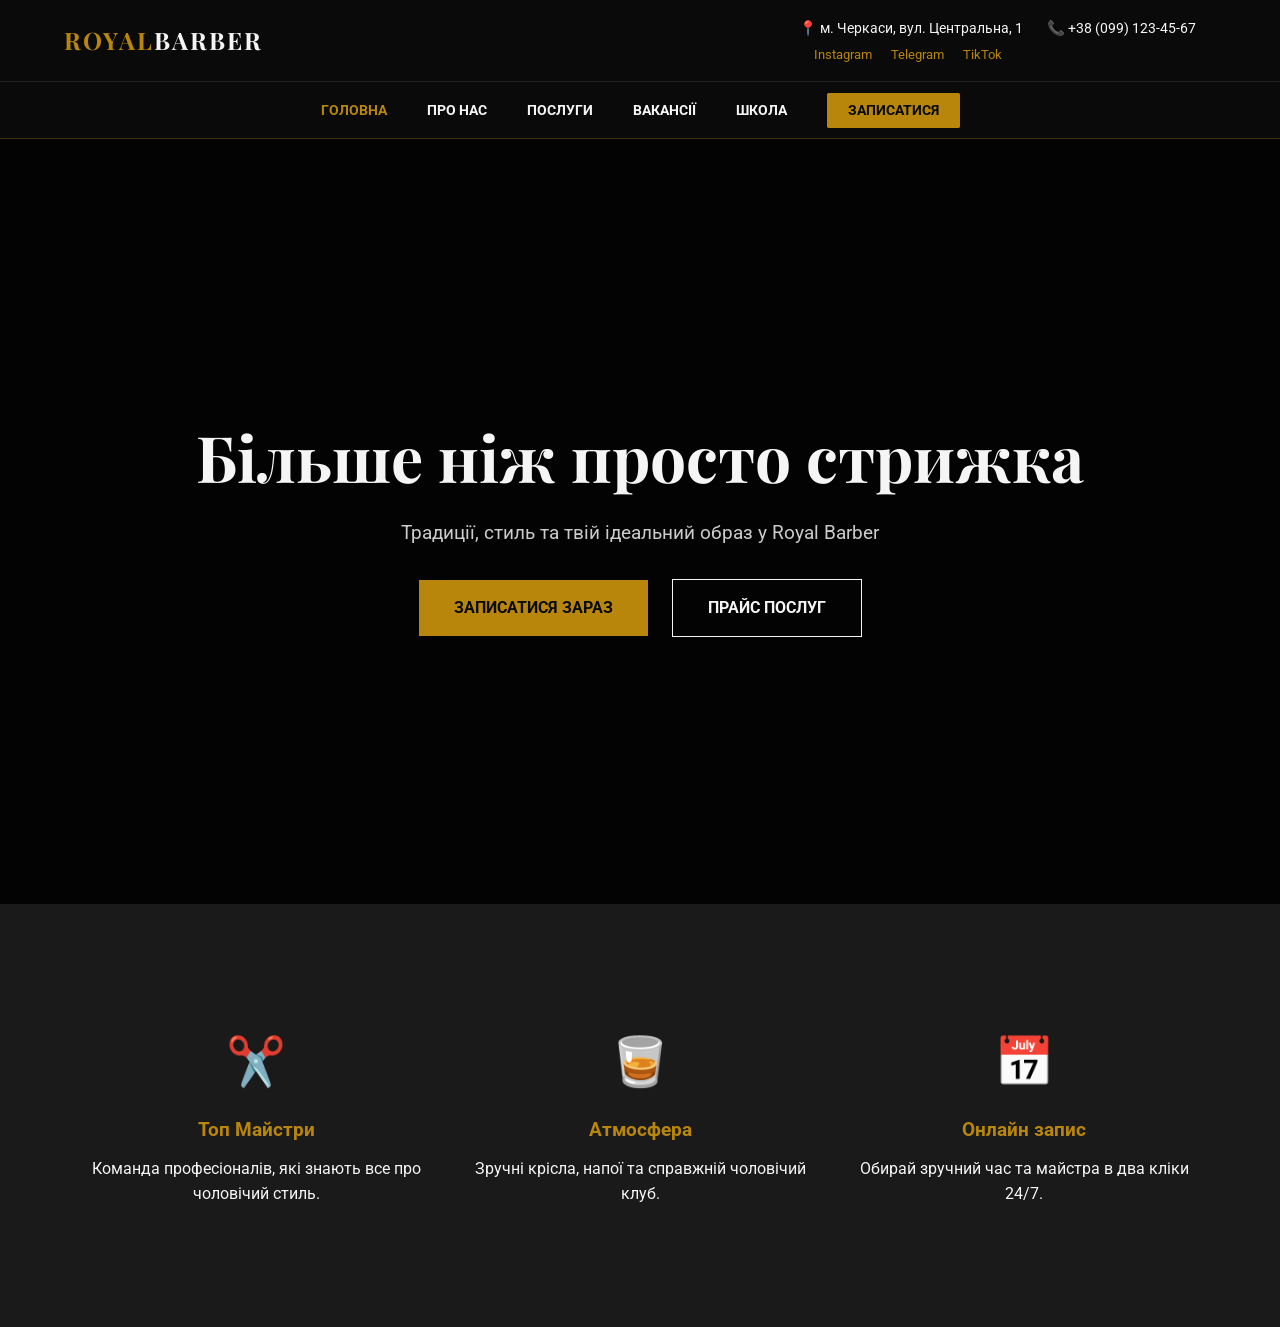
<file: RoyalBarber/index.html>
<!DOCTYPE html>
<html lang="uk">
<head>
    <meta charset="UTF-8">
    <meta name="viewport" content="width=device-width, initial-scale=1.0">
    <title>Royal Barber | Ексклюзивний чоловічий сервіс</title>
    <link href="https://fonts.googleapis.com/css2?family=Playfair+Display:wght@700&family=Roboto:wght@300;400;700&display=swap" rel="stylesheet">
    <link rel="stylesheet" href="style.css">
</head>
<body>

    <header class="main-header">
        <div class="top-bar">
            <div class="logo-area">
                <h2 class="logo-text">ROYAL<span>BARBER</span></h2>
            </div>

            <div class="info-area">
                <div class="contacts">
                    <span>📍 м. Черкаси, вул. Центральна, 1</span>
                    <span>📞 +38 (099) 123-45-67</span>
                </div>
                <div class="socials">
                    <a href="#">Instagram</a>
                    <a href="#">Telegram</a>
                    <a href="#">TikTok</a>
                </div>
            </div>
        </div>

        <nav class="main-nav">
            <ul>
                <li><a href="index.html" class="active">Головна</a></li>
                <li><a href="about.html">Про нас</a></li>
                <li><a href="services.html">Послуги</a></li>
                <li><a href="jobs.html">Вакансії</a></li>
                <li><a href="school.html">Школа</a></li>
                <li><a href="booking.html" class="btn-gold">ЗАПИСАТИСЯ</a></li>
            </ul>
        </nav>
    </header>

    <section class="hero">
        <div class="hero-overlay"></div>
        <div class="hero-content">
            <h1 class="fade-in">Більше ніж просто стрижка</h1>
            <p class="fade-in-delayed">Традиції, стиль та твій ідеальний образ у Royal Barber</p>
            <div class="hero-buttons fade-in-delayed">
                <a href="booking.html" class="btn-main">ЗАПИСАТИСЯ ЗАРАЗ</a>
                <a href="services.html" class="btn-outline">ПРАЙС ПОСЛУГ</a>
            </div>
        </div>
    </section>

    <section class="features">
        <div class="container">
            <div class="feature-item">
                <div class="icon">✂️</div>
                <h3>Топ Майстри</h3>
                <p>Команда професіоналів, які знають все про чоловічий стиль.</p>
            </div>
            <div class="feature-item">
                <div class="icon">🥃</div>
                <h3>Атмосфера</h3>
                <p>Зручні крісла, напої та справжній чоловічий клуб.</p>
            </div>
            <div class="feature-item">
                <div class="icon">📅</div>
                <h3>Онлайн запис</h3>
                <p>Обирай зручний час та майстра в два кліки 24/7.</p>
            </div>
        </div>
    </section>

</body>
</html>
</file>
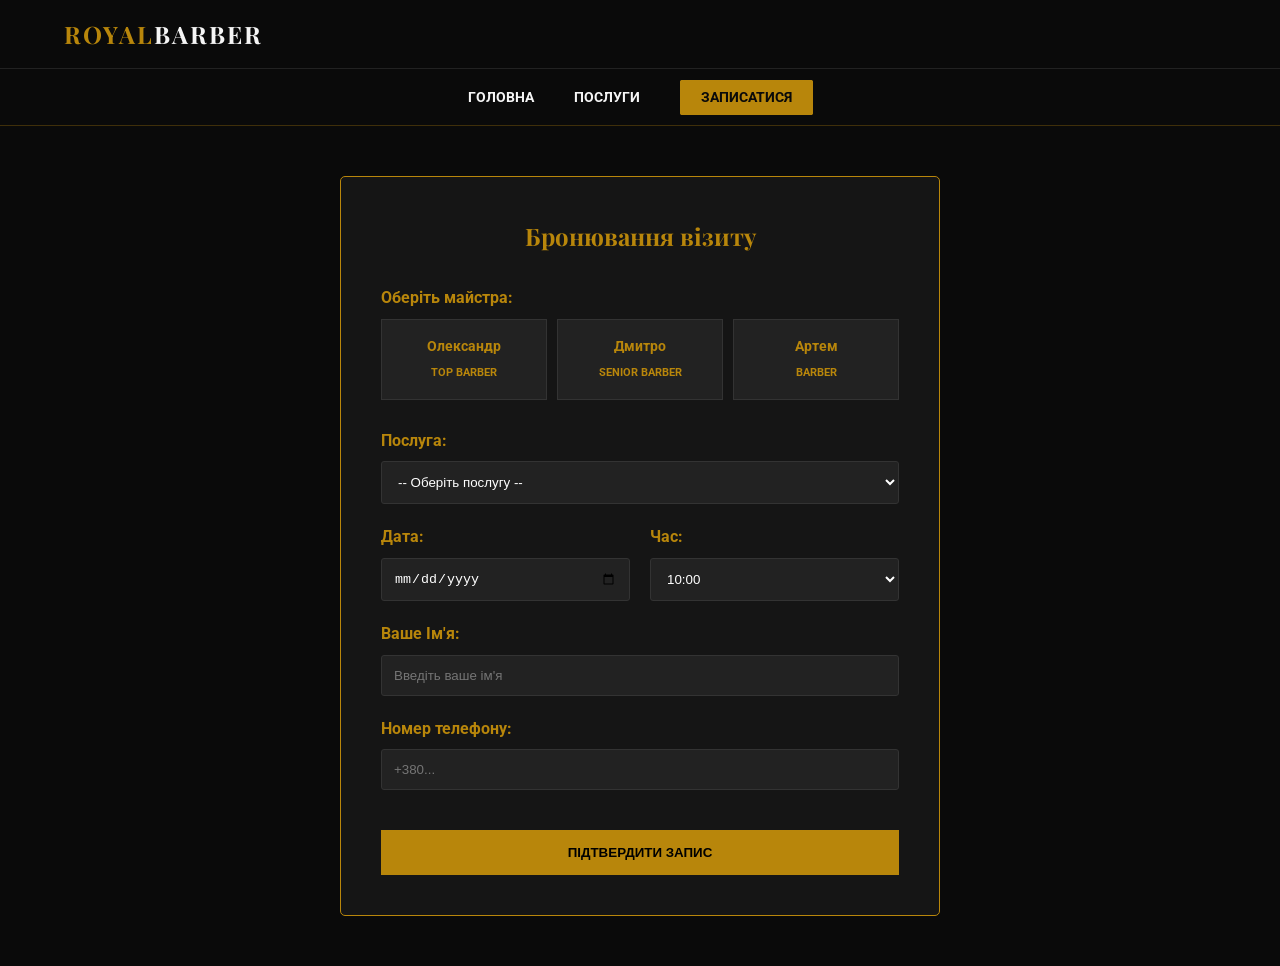
<file: RoyalBarber/booking.html>
<!DOCTYPE html>
<html lang="uk">
<head>
    <meta charset="UTF-8">
    <meta name="viewport" content="width=device-width, initial-scale=1.0">
    <title>Онлайн Запис | Royal Barber</title>
    <link href="https://fonts.googleapis.com/css2?family=Playfair+Display:wght@700&family=Roboto:wght@300;400;700&display=swap" rel="stylesheet">
    <link rel="stylesheet" href="style.css">
</head>
<body>

    <header class="main-header">
        <div class="top-bar">
            <div class="logo-area">
                <h2 class="logo-text">ROYAL<span>BARBER</span></h2>
            </div>
        </div>
        <nav class="main-nav">
            <ul>
                <li><a href="index.html">Головна</a></li>
                <li><a href="services.html">Послуги</a></li>
                <li><a href="booking.html" class="active btn-gold">ЗАПИСАТИСЯ</a></li>
            </ul>
        </nav>
    </header>

    <section class="booking-section">
        <div class="booking-container fade-in">
            <h2>Бронювання візиту</h2>
            <form id="bookingForm">
                
                <div class="form-group">
                    <label>Оберіть майстра:</label>
                    <div class="barber-selection">
                        <label class="barber-card">
                            <input type="radio" name="barber" value="Олександр" required>
                            <div class="barber-info">
                                <span class="name">Олександр</span>
                                <span class="rank">Top Barber</span>
                            </div>
                        </label>
                        <label class="barber-card">
                            <input type="radio" name="barber" value="Дмитро">
                            <div class="barber-info">
                                <span class="name">Дмитро</span>
                                <span class="rank">Senior Barber</span>
                            </div>
                        </label>
                        <label class="barber-card">
                            <input type="radio" name="barber" value="Артем">
                            <div class="barber-info">
                                <span class="name">Артем</span>
                                <span class="rank">Barber</span>
                            </div>
                        </label>
                    </div>
                </div>

                <div class="form-group">
                    <label for="service">Послуга:</label>
                    <select id="service" name="service" required>
                        <option value="">-- Оберіть послугу --</option>
                        <option value="500">Чоловіча стрижка - 500 грн</option>
                        <option value="400">Стрижка машинкою - 400 грн</option>
                        <option value="400">Стрижка бороди - 400 грн</option>
                        <option value="700">Стрижка + Борода - 700 грн</option>
                    </select>
                </div>

                <div class="form-row">
                    <div class="form-group">
                        <label for="date">Дата:</label>
                        <input type="date" id="date" name="date" required>
                    </div>
                    <div class="form-group">
                        <label for="time">Час:</label>
                        <select id="time" name="time" required>
                            <option value="10:00">10:00</option>
                            <option value="11:00">11:00</option>
                            <option value="12:00">12:00</option>
                            <option value="14:00">14:00</option>
                            <option value="15:00">15:00</option>
                            <option value="16:00">16:00</option>
                        </select>
                    </div>
                </div>

                <div class="form-group">
                    <label for="name">Ваше Ім'я:</label>
                    <input type="text" id="name" name="name" placeholder="Введіть ваше ім'я" required>
                </div>
                <div class="form-group">
                    <label for="phone">Номер телефону:</label>
                    <input type="tel" id="phone" name="phone" placeholder="+380..." required>
                </div>

                <button type="submit" class="btn-submit">ПІДТВЕРДИТИ ЗАПИС</button>
            </form>
        </div>
    </section>

</body>
</html>
</file>
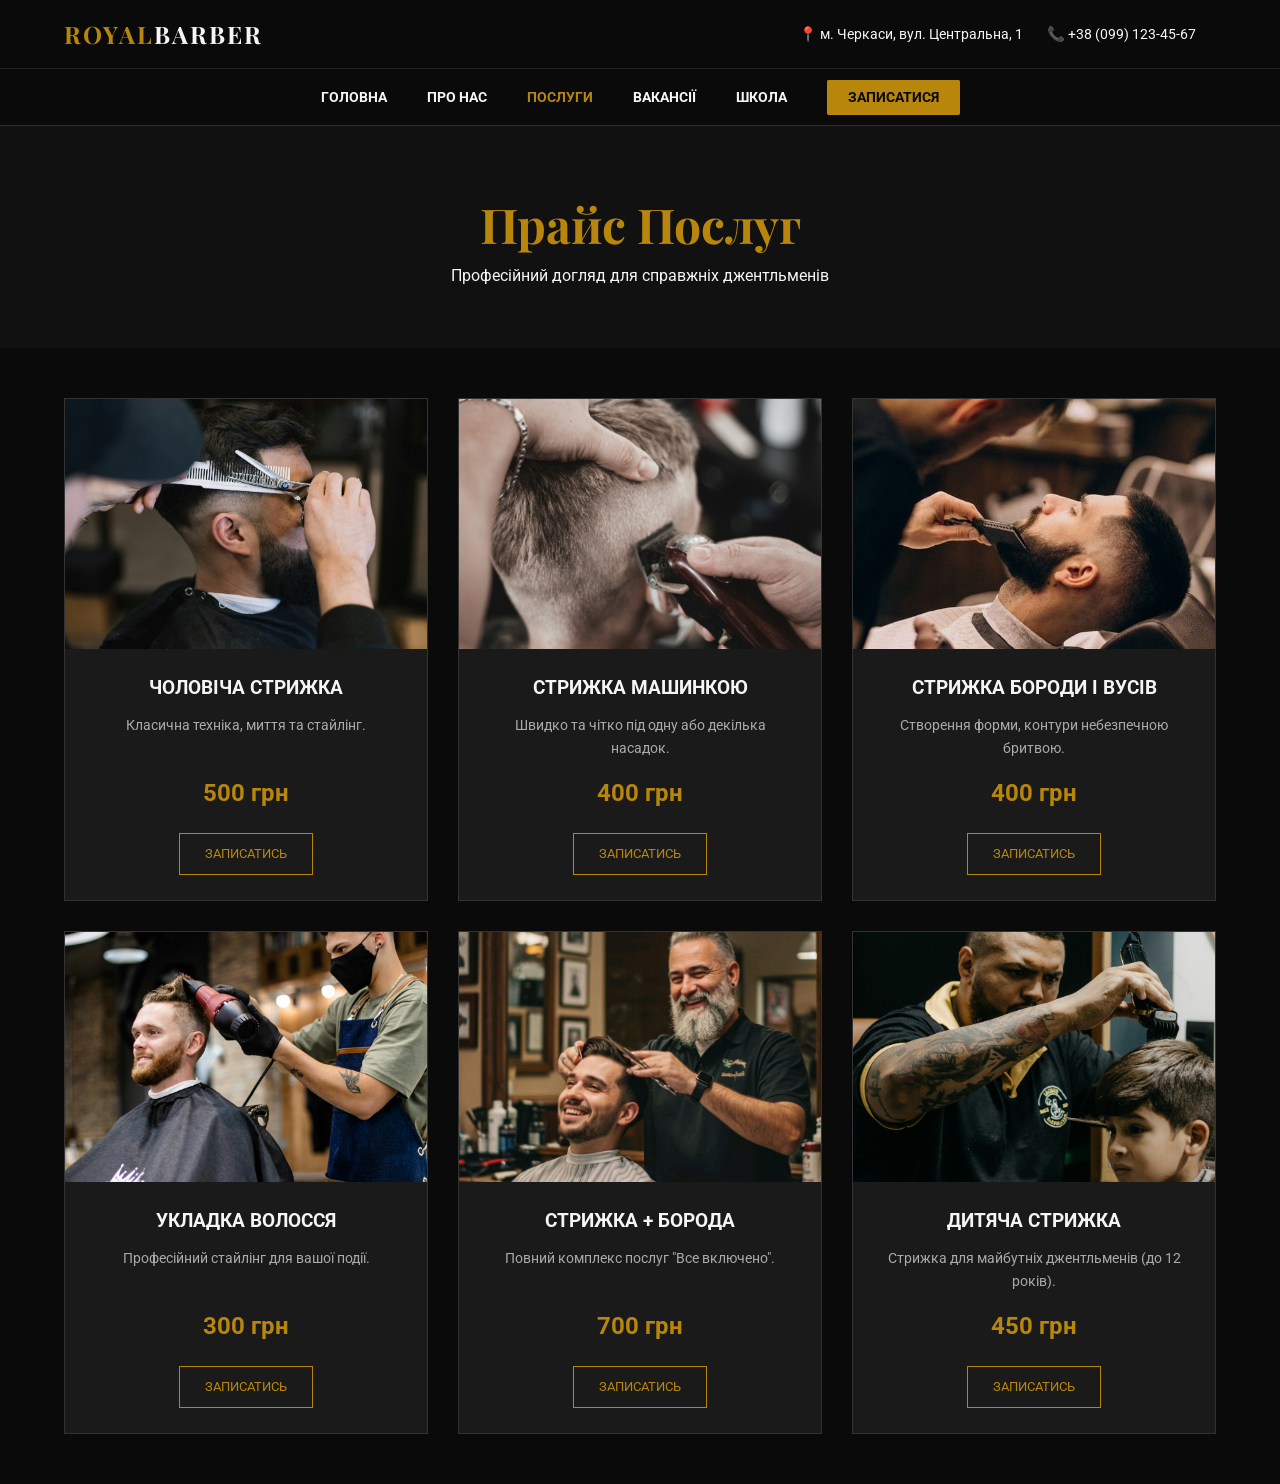
<file: RoyalBarber/services.html>
<!DOCTYPE html>
<html lang="uk">
<head>
    <meta charset="UTF-8">
    <meta name="viewport" content="width=device-width, initial-scale=1.0">
    <title>Послуги та Прайс | Royal Barber</title>
    <link href="https://fonts.googleapis.com/css2?family=Playfair+Display:wght@700&family=Roboto:wght@300;400;700&display=swap" rel="stylesheet">
    <link rel="stylesheet" href="style.css">
</head>
<body>

    <header class="main-header">
        <div class="top-bar">
            <div class="logo-area">
                <h2 class="logo-text">ROYAL<span>BARBER</span></h2>
            </div>
            <div class="info-area">
                <div class="contacts">
                    <span>📍 м. Черкаси, вул. Центральна, 1</span>
                    <span>📞 +38 (099) 123-45-67</span>
                </div>
            </div>
        </div>
        <nav class="main-nav">
            <ul>
                <li><a href="index.html">Головна</a></li>
                <li><a href="about.html">Про нас</a></li>
                <li><a href="services.html" class="active">Послуги</a></li>
                <li><a href="jobs.html">Вакансії</a></li>
                <li><a href="school.html">Школа</a></li>
                <li><a href="booking.html" class="btn-gold">ЗАПИСАТИСЯ</a></li>
            </ul>
        </nav>
    </header>

    <section class="page-title">
        <h1 class="fade-in">Прайс Послуг</h1>
        <p>Професійний догляд для справжніх джентльменів</p>
    </section>

    <section class="services-grid">
        <div class="container">
            
            <div class="service-card fade-in">
                <div class="service-img" style="background-image: url('img/service1.jpg');"></div>
                <div class="service-info">
                    <h3>Чоловіча стрижка</h3>
                    <p>Класична техніка, миття та стайлінг.</p>
                    <span class="price">500 грн</span>
                    <a href="booking.html" class="btn-book">Записатись</a>
                </div>
            </div>

            <div class="service-card fade-in" style="animation-delay: 0.1s;">
                <div class="service-img" style="background-image: url('img/service2.jpg');"></div>
                <div class="service-info">
                    <h3>Стрижка машинкою</h3>
                    <p>Швидко та чітко під одну або декілька насадок.</p>
                    <span class="price">400 грн</span>
                    <a href="booking.html" class="btn-book">Записатись</a>
                </div>
            </div>

            <div class="service-card fade-in" style="animation-delay: 0.2s;">
                <div class="service-img" style="background-image: url('img/service3.jpg');"></div>
                <div class="service-info">
                    <h3>Стрижка бороди і вусів</h3>
                    <p>Створення форми, контури небезпечною бритвою.</p>
                    <span class="price">400 грн</span>
                    <a href="booking.html" class="btn-book">Записатись</a>
                </div>
            </div>

            <div class="service-card fade-in" style="animation-delay: 0.3s;">
                <div class="service-img" style="background-image: url('img/service4.jpg');"></div>
                <div class="service-info">
                    <h3>Укладка волосся</h3>
                    <p>Професійний стайлінг для вашої події.</p>
                    <span class="price">300 грн</span>
                    <a href="booking.html" class="btn-book">Записатись</a>
                </div>
            </div>

            <div class="service-card fade-in" style="animation-delay: 0.4s;">
                <div class="service-img" style="background-image: url('img/service5.jpg');"></div>
                <div class="service-info">
                    <h3>Стрижка + Борода</h3>
                    <p>Повний комплекс послуг "Все включено".</p>
                    <span class="price">700 грн</span>
                    <a href="booking.html" class="btn-book">Записатись</a>
                </div>
            </div>

            <div class="service-card fade-in" style="animation-delay: 0.5s;">
                <div class="service-img" style="background-image: url('img/service6.jpg');"></div>
                <div class="service-info">
                    <h3>Дитяча стрижка</h3>
                    <p>Стрижка для майбутніх джентльменів (до 12 років).</p>
                    <span class="price">450 грн</span>
                    <a href="booking.html" class="btn-book">Записатись</a>
                </div>
            </div>

        </div>
    </section>

</body>
</html>
</file>
<file: RoyalBarber/style.css>
/* ОБНУЛЕННЯ СТИЛІВ */
* {
    margin: 0;
    padding: 0;
    box-sizing: border-box;
}

:root {
    --black: #0a0a0a;
    --dark-grey: #1a1a1a;
    --gold: #b8860b;
    --white: #f5f5f5;
}

body {
    background-color: var(--black);
    color: var(--white);
    font-family: 'Roboto', sans-serif;
    line-height: 1.6;
    overflow-x: hidden;
}

/* ШАПКА */
.main-header {
    background-color: var(--black);
    border-bottom: 1px solid rgba(184, 134, 11, 0.3);
    position: sticky;
    top: 0;
    z-index: 1000;
}

.top-bar {
    display: flex;
    justify-content: space-between;
    align-items: center;
    padding: 15px 5%;
    border-bottom: 1px solid #222;
}

.logo-text {
    font-family: 'Playfair Display', serif;
    color: var(--gold);
    letter-spacing: 2px;
}

.logo-text span {
    color: var(--white);
}

.contacts span {
    margin-right: 20px;
    font-size: 0.9rem;
}

.socials a {
    color: var(--gold);
    text-decoration: none;
    margin-left: 15px;
    font-size: 0.8rem;
    transition: 0.3s;
}

.socials a:hover { color: var(--white); }

/* НАВІГАЦІЯ */
.main-nav {
    padding: 15px 0;
}

.main-nav ul {
    display: flex;
    justify-content: center;
    list-style: none;
}

.main-nav li { margin: 0 20px; }

.main-nav a {
    color: var(--white);
    text-decoration: none;
    text-transform: uppercase;
    font-size: 0.9rem;
    font-weight: 700;
    transition: 0.3s;
}

.main-nav a:hover, .main-nav a.active {
    color: var(--gold);
}

.btn-gold {
    border: 1px solid var(--gold);
    padding: 8px 20px;
    background: var(--gold);
    color: var(--black) !important;
    border-radius: 2px;
}

/* HERO SECTION */
.hero {
    position: relative;
    height: 85vh;
    display: flex;
    align-items: center;
    justify-content: center;
    background: url('https://images.unsplash.com/photo-1503951914875-452162b0f3f1?q=80&w=2070') center/cover;
}

.hero-overlay {
    position: absolute;
    top: 0; left: 0; width: 100%; height: 100%;
    background: rgba(0, 0, 0, 0.7);
}

.hero-content {
    position: relative;
    text-align: center;
    z-index: 1;
}

.hero-content h1 {
    font-family: 'Playfair Display', serif;
    font-size: 4rem;
    margin-bottom: 10px;
    color: var(--white);
}

.hero-content p {
    font-size: 1.2rem;
    margin-bottom: 30px;
    color: #ccc;
}

.hero-buttons a {
    text-decoration: none;
    padding: 15px 35px;
    font-weight: bold;
    margin: 0 10px;
    display: inline-block;
    transition: 0.3s;
}

.btn-main { background: var(--gold); color: var(--black); }
.btn-outline { border: 1px solid var(--white); color: var(--white); }

.btn-main:hover { background: var(--white); }
.btn-outline:hover { background: var(--white); color: var(--black); }

/* БЛОК ПЕРЕВАГ */
.features {
    padding: 100px 5%;
    background: var(--dark-grey);
}

.features .container {
    display: flex;
    justify-content: space-around;
    flex-wrap: wrap;
}

.feature-item {
    text-align: center;
    flex: 1;
    min-width: 250px;
    padding: 20px;
}

.feature-item .icon { font-size: 3rem; margin-bottom: 15px; display: block; }
.feature-item h3 { color: var(--gold); margin-bottom: 10px; }

/* АНІМАЦІЇ */
@keyframes fadeInUp {
    from { opacity: 0; transform: translateY(30px); }
    to { opacity: 1; transform: translateY(0); }
}

.fade-in { animation: fadeInUp 1s ease-out forwards; }
.fade-in-delayed { animation: fadeInUp 1.5s ease-out forwards; opacity: 0; }





/* СТИЛІ ДЛЯ СТОРІНКИ ПОСЛУГ */
.page-title {
    text-align: center;
    padding: 60px 0;
    background: #111;
}

.page-title h1 {
    font-family: 'Playfair Display', serif;
    font-size: 3rem;
    color: var(--gold);
}

.services-grid {
    padding: 50px 5%;
}

.services-grid .container {
    display: grid;
    grid-template-columns: repeat(auto-fit, minmax(300px, 1fr));
    gap: 30px;
}

.service-card {
    background: var(--dark-grey);
    border: 1px solid #333;
    overflow: hidden;
    transition: 0.4s;
}

.service-card:hover {
    border-color: var(--gold);
    transform: translateY(-10px);
}

.service-img {
    height: 250px;
    background-size: cover;
    background-position: center;
}

.service-info {
    padding: 25px;
    text-align: center;
}

.service-info h3 {
    color: var(--white);
    margin-bottom: 10px;
    text-transform: uppercase;
}

.service-info p {
    font-size: 0.9rem;
    color: #aaa;
    margin-bottom: 20px;
    height: 40px; /* Щоб текст був однакової висоти */
}

.price {
    display: block;
    font-size: 1.5rem;
    color: var(--gold);
    font-weight: bold;
    margin-bottom: 20px;
}

.btn-book {
    display: inline-block;
    padding: 10px 25px;
    border: 1px solid var(--gold);
    color: var(--gold);
    text-decoration: none;
    text-transform: uppercase;
    font-size: 0.8rem;
    transition: 0.3s;
}

.btn-book:hover {
    background: var(--gold);
    color: var(--black);
}



/* СТИЛІ ДЛЯ ФОРМИ ЗАПИСУ */
.booking-section {
    padding: 50px 5%;
    display: flex;
    justify-content: center;
}

.booking-container {
    background: #151515;
    padding: 40px;
    border-radius: 5px;
    border: 1px solid var(--gold);
    max-width: 600px;
    width: 100%;
}

.booking-container h2 {
    font-family: 'Playfair Display', serif;
    color: var(--gold);
    text-align: center;
    margin-bottom: 30px;
}

.form-group { margin-bottom: 20px; }
.form-group label { display: block; margin-bottom: 8px; color: var(--gold); font-weight: bold; }

.form-group input, .form-group select {
    width: 100%;
    padding: 12px;
    background: #222;
    border: 1px solid #333;
    color: white;
    border-radius: 3px;
}

.form-row { display: flex; gap: 20px; }
.form-row .form-group { flex: 1; }

/* КАРТКИ МАЙСТРІВ */
.barber-selection {
    display: grid;
    grid-template-columns: repeat(3, 1fr);
    gap: 10px;
}

.barber-card input { display: none; }
.barber-info {
    background: #222;
    padding: 15px 10px;
    text-align: center;
    border: 1px solid #333;
    cursor: pointer;
    transition: 0.3s;
}

.barber-card input:checked + .barber-info {
    border-color: var(--gold);
    background: #2a2a2a;
}

.barber-info .name { display: block; font-weight: bold; font-size: 0.9rem; }
.barber-info .rank { font-size: 0.7rem; color: var(--gold); text-transform: uppercase; }

.btn-submit {
    width: 100%;
    padding: 15px;
    background: var(--gold);
    border: none;
    color: black;
    font-weight: bold;
    cursor: pointer;
    margin-top: 20px;
    transition: 0.3s;
}

.btn-submit:hover { background: white; }
</file>
